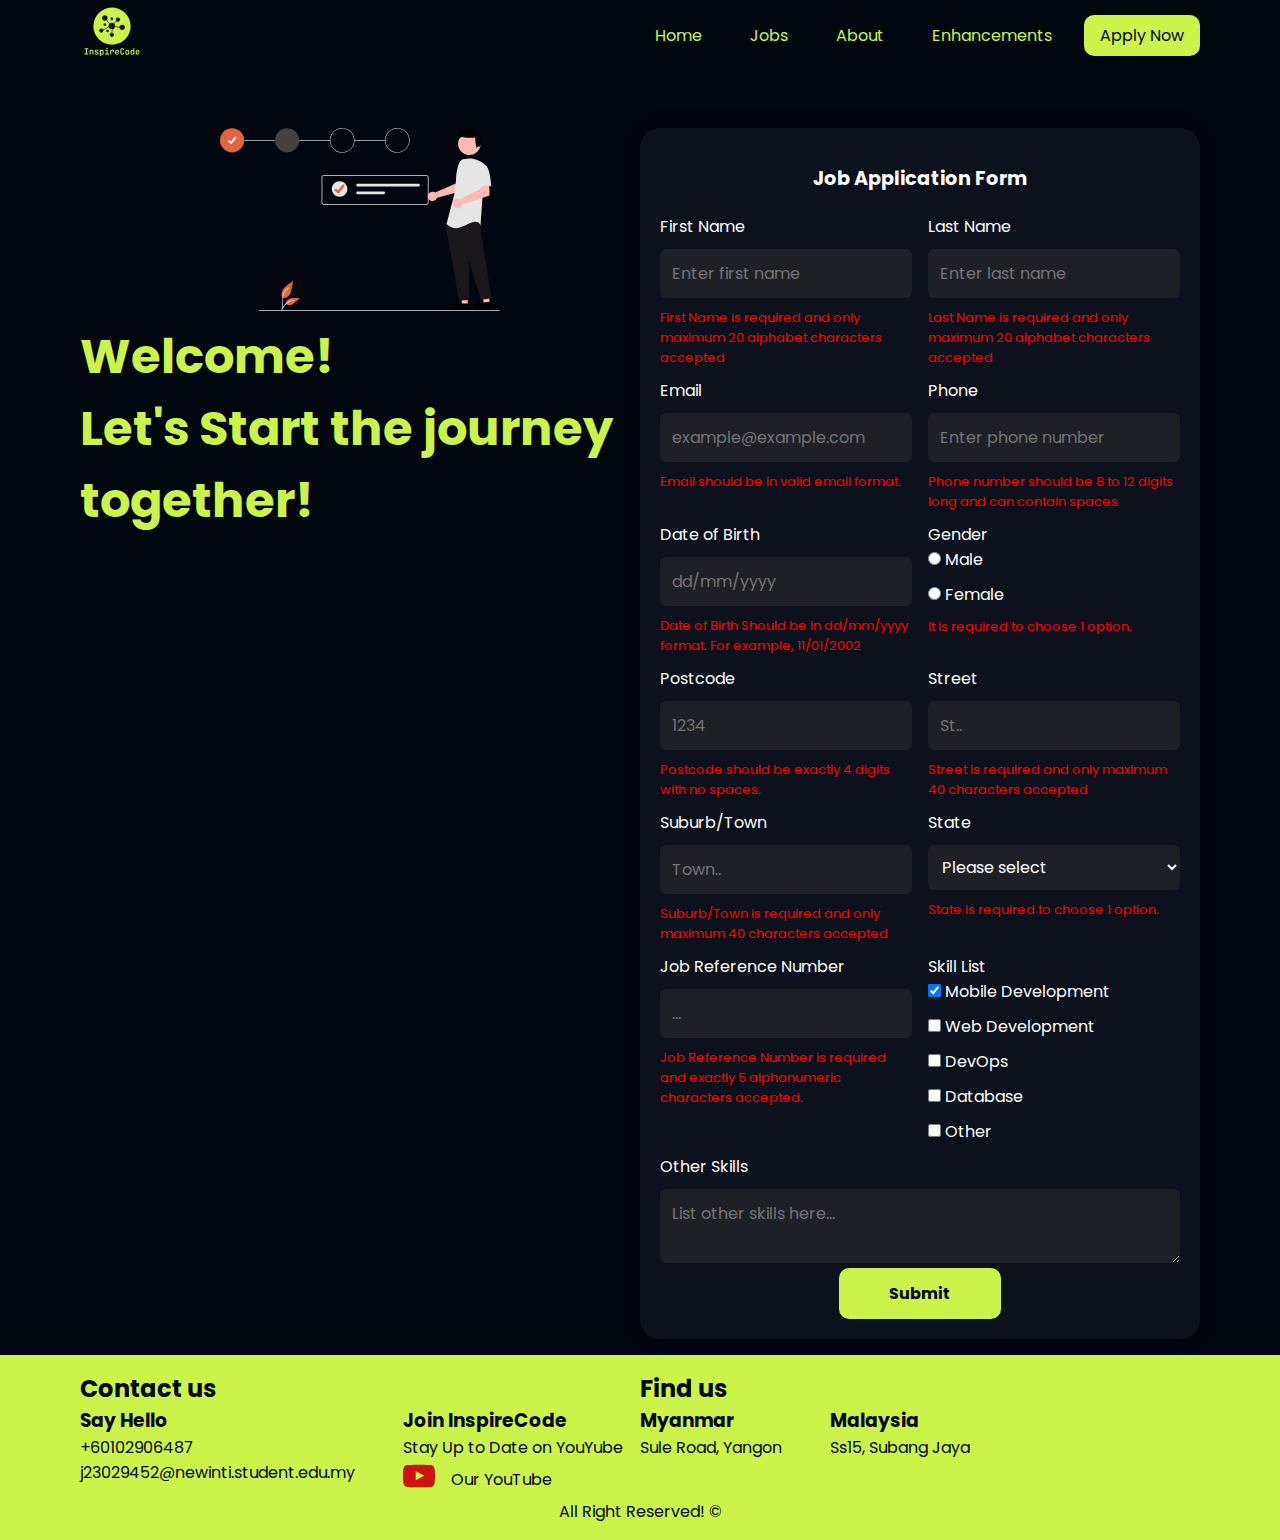
<file: apply.html>
<!DOCTYPE html>
<html lang="en">
  <head>
    <meta charset="UTF-8" />
    <meta name="viewport" content="width=device-width, initial-scale=1.0" />
    <title>Apply</title>
    <link rel="icon" href="./images/logo.svg" />
    <link rel="stylesheet" href="./styles/style.css" />
  </head>

  <body>
    <header>
      <nav>
        <a href="index.html"
          ><img class="logo" src="./images/logo.svg" alt="Logo Icon"
        /></a>
        <ul class="menu">
          <li><a href="./index.html">Home</a></li>
          <li><a href="./jobs.html">Jobs</a></li>
          <li><a href="./about.html">About</a></li>
          <li><a href="./enhancements.html">Enhancements</a></li>
          <li><a class="active" href="./apply.html">Apply Now</a></li>
        </ul>
        <input
          type="checkbox"
          name="toggle-menu-controller"
          id="toggle-menu-controller"
          aria-hidden="true"
        />
        <label
          id="mobile-menu-close-trigger"
          for="toggle-menu-controller"
          aria-label="Close menu"
        ></label>
        <button class="mobile-menu-btn" aria-label="Open mobile menu">
          <label for="toggle-menu-controller">
            <img src="./images/menu-icon.svg" alt="Menu Icon" />
          </label>
        </button>
        <ul class="mobile-menu" aria-hidden="true">
          <li>
            <label for="toggle-menu-controller" aria-label="Close menu">
              <img src="./images/menu-close.svg" alt="Close Menu Icon" />
            </label>
          </li>
          <li><a href="./index.html">Home</a></li>
          <li><a href="./jobs.html">Jobs</a></li>
          <li><a href="./about.html">About</a></li>
          <li><a href="./enhancements.html">Enhancements</a></li>
          <li><a class="active" href="./apply.html">Apply Now</a></li>
        </ul>
      </nav>
    </header>

    <main role="main" id="apply" class="apply">
      <section class="register-photo" aria-labelledby="welcome-message">
        <img src="./images/welcome.svg" alt="Welcome illustration" />
        <h1 id="welcome-message">
          Welcome!<br />Let's Start the journey together!
        </h1>
      </section>

      <section class="form-container">
        <form
          action="https://mercury.swin.edu.au/it000000/formtest.php"
          method="post"
          aria-labelledby="application-form-title"
        >
          <h2 id="application-form-title">Job Application Form</h2>

          <section class="input-group">
            <label for="First_Name">First Name</label>
            <input
              type="text"
              name="First_Name"
              id="First_Name"
              placeholder="Enter first name"
              pattern="[a-zA-Z ]{1,20}"
              required
            />
            <p class="error-message">
              First Name is required and only maximum 20 alphabet characters
              accepted
            </p>
          </section>

          <section class="input-group">
            <label for="Last_Name">Last Name</label>
            <input
              type="text"
              name="Last_Name"
              id="Last_Name"
              placeholder="Enter last name"
              pattern="[a-zA-Z ]{1,20}"
              required
            />
            <p class="error-message">
              Last Name is required and only maximum 20 alphabet characters
              accepted
            </p>
          </section>

          <section class="input-group">
            <label for="Email">Email</label>
            <input
              type="email"
              name="Email"
              id="Email"
              placeholder="example@example.com"
              required
            />
            <p class="error-message">Email should be in valid email format.</p>
          </section>

          <section class="input-group">
            <label for="Phone">Phone</label>
            <input
              type="text"
              name="Phone"
              id="Phone"
              placeholder="Enter phone number"
              pattern="[0-9 ]{8,12}"
              required
            />
            <p class="error-message">
              Phone number should be 8 to 12 digits long and can contain spaces
            </p>
          </section>

          <section class="input-group">
            <label for="Date_Of_Birth">Date of Birth</label>
            <input
              type="text"
              name="Date_Of_Birth"
              id="Date_Of_Birth"
              pattern="(0?[1-9]|[12][0-9]|3[01])/(0?[1-9]|1[0-2])/([0-9]{4})"
              placeholder="dd/mm/yyyy"
              required
            />
            <p class="error-message">
              Date of Birth Should be in dd/mm/yyyy format. For example,
              11/01/2002
            </p>
          </section>

          <fieldset
            class="input-group"
            aria-labelledby="gender-legend"
            id="gender"
          >
            <legend id="gender-legend">Gender</legend>
            <label for="male">
              <input
                type="radio"
                name="Gender"
                id="male"
                value="Male"
                required
              />
              Male
            </label>
            <label for="female">
              <input
                type="radio"
                name="gender"
                id="female"
                value="Female"
                required
              />
              Female
            </label>
            <p class="error-message">It is required to choose 1 option.</p>
          </fieldset>

          <section class="input-group">
            <label for="Postcode">Postcode</label>
            <input
              type="text"
              name="Postcode"
              id="Postcode"
              pattern="[0-9]{4}"
              placeholder="1234"
              required
            />
            <p class="error-message">
              Postcode should be exactly 4 digits with no spaces.
            </p>
          </section>

          <section class="input-group">
            <label for="Street">Street</label>
            <input
              type="text"
              name="Street"
              id="Street"
              placeholder="St.."
              is
              required
              and
              pattern=".{1,40}"
              required
            />
            <p class="error-message">
              Street is required and only maximum 40 characters accepted
            </p>
          </section>

          <section class="input-group">
            <label for="Town">Suburb/Town</label>
            <input
              type="text"
              name="Town"
              id="Town"
              placeholder="Town.."
              pattern=".{1,40}"
              required
            />
            <p class="error-message">
              Suburb/Town is required and only maximum 40 characters accepted
            </p>
          </section>

          <section class="input-group">
            <label for="State">State</label>
            <select name="State" id="State" required>
              <option value="" disabled selected>Please select</option>
              <option value="VIC">VIC</option>
              <option value="NSW">NSW</option>
              <option value="QLD">QLD</option>
              <option value="NT">NT</option>
              <option value="WA">WA</option>
              <option value="SA">SA</option>
              <option value="TAS">TAS</option>
              <option value="ACT">ACT</option>
            </select>
            <p class="error-message">State is required to choose 1 option.</p>
          </section>

          <section class="input-group">
            <label for="Job-Reference-Number">Job Reference Number</label>
            <input
              type="text"
              name="Job-Reference-Number"
              id="Job-Reference-Number"
              placeholder="..."
              pattern="[0-9a-zA-Z]{5}"
              required
            />
            <p class="error-message">
              Job Reference Number is required and exactly 5 alphanumeric
              characters accepted.
            </p>
          </section>

          <fieldset
            class="input-group"
            aria-labelledby="skills-legend"
            id="skill-list"
          >
            <legend id="skills-legend">Skill List</legend>
            <label for="mobile-development">
              <input
                checked
                id="mobile-development"
                type="checkbox"
                name="Skill-List[]"
                value="Mobile Development"
                required
              />
              Mobile Development
            </label>
            <label for="web-development">
              <input
                id="web-development"
                type="checkbox"
                name="Skill-List[]"
                value="Web Development"
              />
              Web Development
            </label>
            <label for="devop">
              <input
                id="devop"
                type="checkbox"
                name="Skill-List[]"
                value="DevOps"
              />
              DevOps
            </label>
            <label for="database">
              <input
                id="database"
                type="checkbox"
                name="Skill-List[]"
                value="Database"
              />
              Database
            </label>
            <label for="Other-Skills">
              <input
                type="checkbox"
                name="Skill-List[]"
                value="Other-Skills"
                id="Other-Skills"
              />
              Other
            </label>
            <p class="error-message">
              Skill List is required to choose 1 or more options.
            </p>
          </fieldset>

          <section class="input-group" id="Other-Skills-Textarea">
            <label for="Other-Skills-Input">Other Skills</label>
            <textarea
              name="Other-Skills"
              id="Other-Skills-Input"
              placeholder="List other skills here..."
            ></textarea>
          </section>

          <button type="submit" aria-label="Submit job application">
            Submit
          </button>
        </form>
      </section>
    </main>

    <footer role="contentinfo" class="main-footer">
      <section>
        <h2>Contact us</h2>
        <section class="contacts">
          <section>
            <h3>Say Hello</h3>
            <p><a href="tel:+60102906487">+60102906487</a></p>
            <p>
              <a href="mailto:j23039452@newinti.student.edu.my" target="_blank">
                j23029452@newinti.student.edu.my
              </a>
            </p>
          </section>
          <section>
            <h3>Join InspireCode</h3>
            <p>Stay Up to Date on YouYube</p>
            <p class="youtube">
              <a
                href="https://www.youtube.com/watch?v=JHhXm2GSDTo"
                target="_blank"
              >
                <img src="./images/youtube.svg" alt="youtube icon"
              /></a>
              Our YouTube
            </p>
          </section>
        </section>
      </section>
      <section>
        <h2>Find us</h2>
        <section class="find-uss">
          <section>
            <h3>Myanmar</h3>
            <p>Sule Road, Yangon</p>
          </section>
          <section>
            <h3>Malaysia</h3>
            <p>Ss15, Subang Jaya</p>
          </section>
        </section>
      </section>
      <section class="copy-right">
        <p>All Right Reserved! &copy;</p>
      </section>
    </footer>
  </body>
</html>
</file>
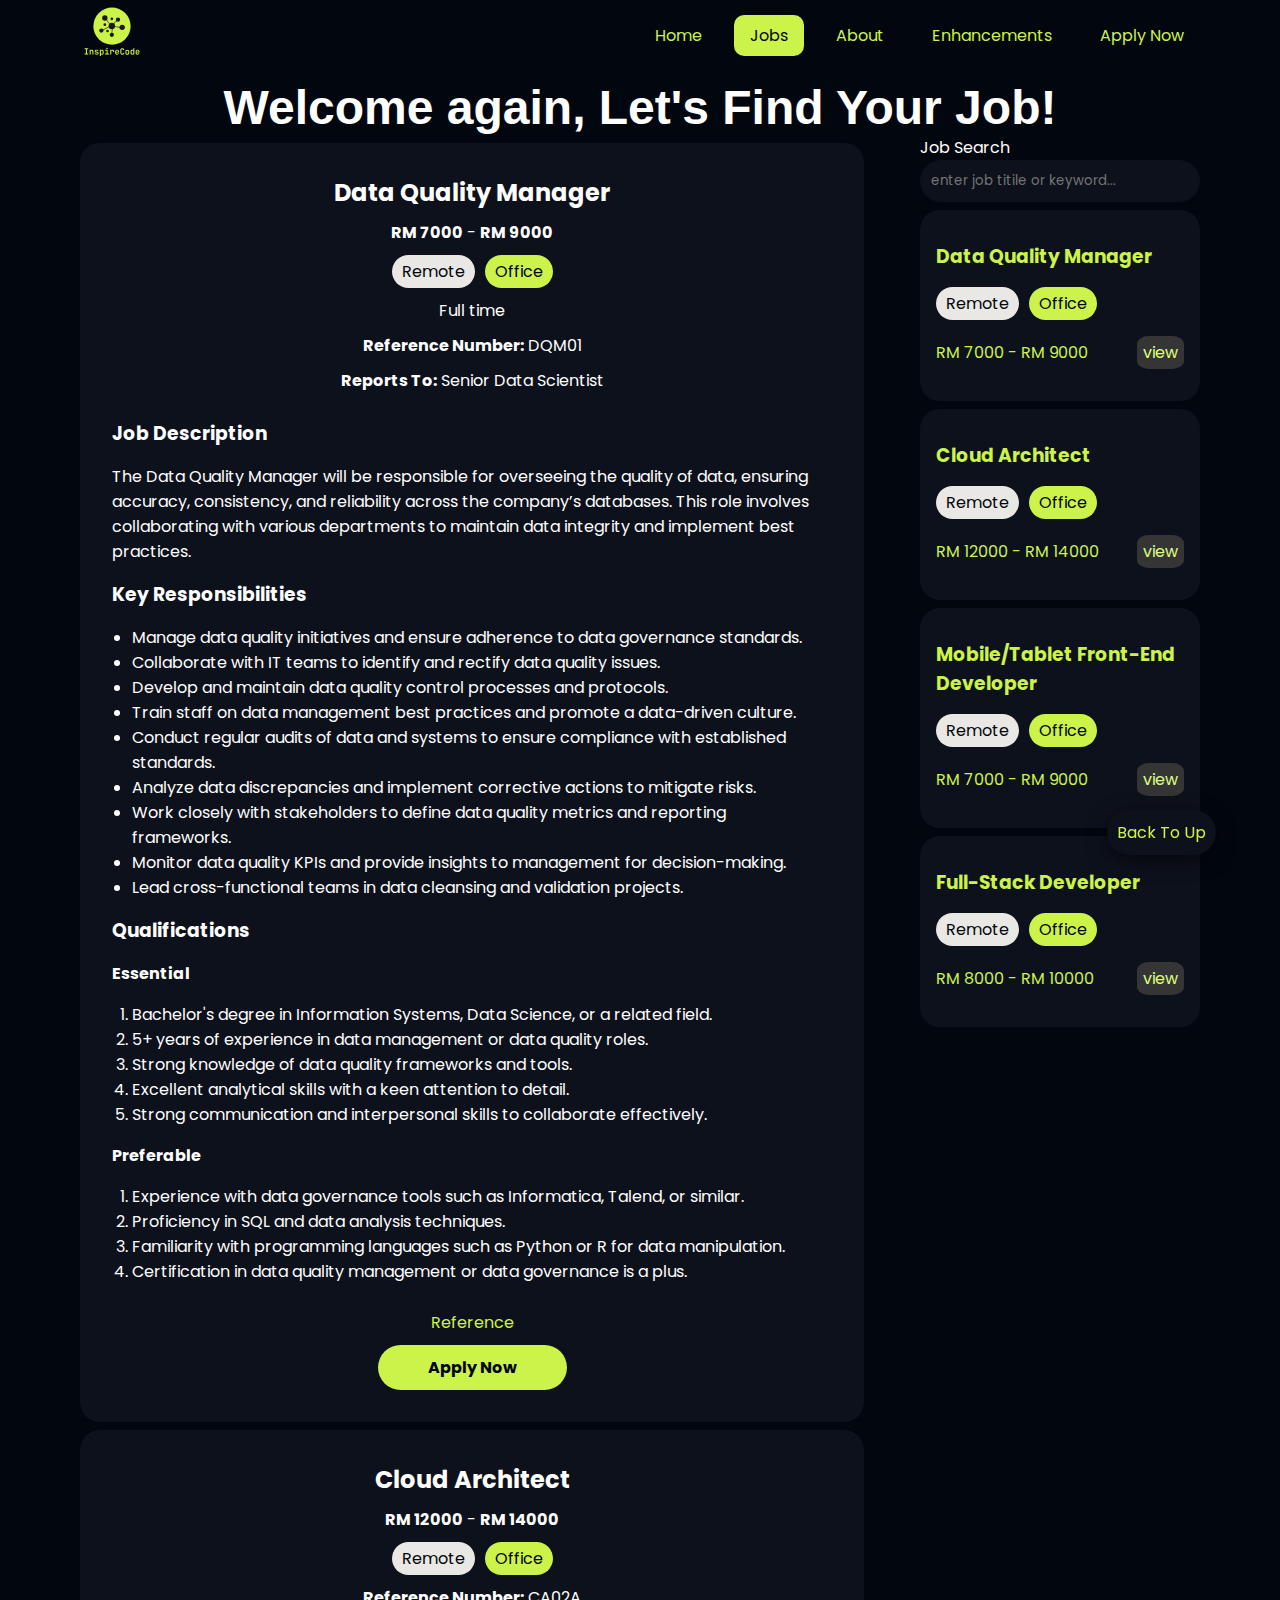
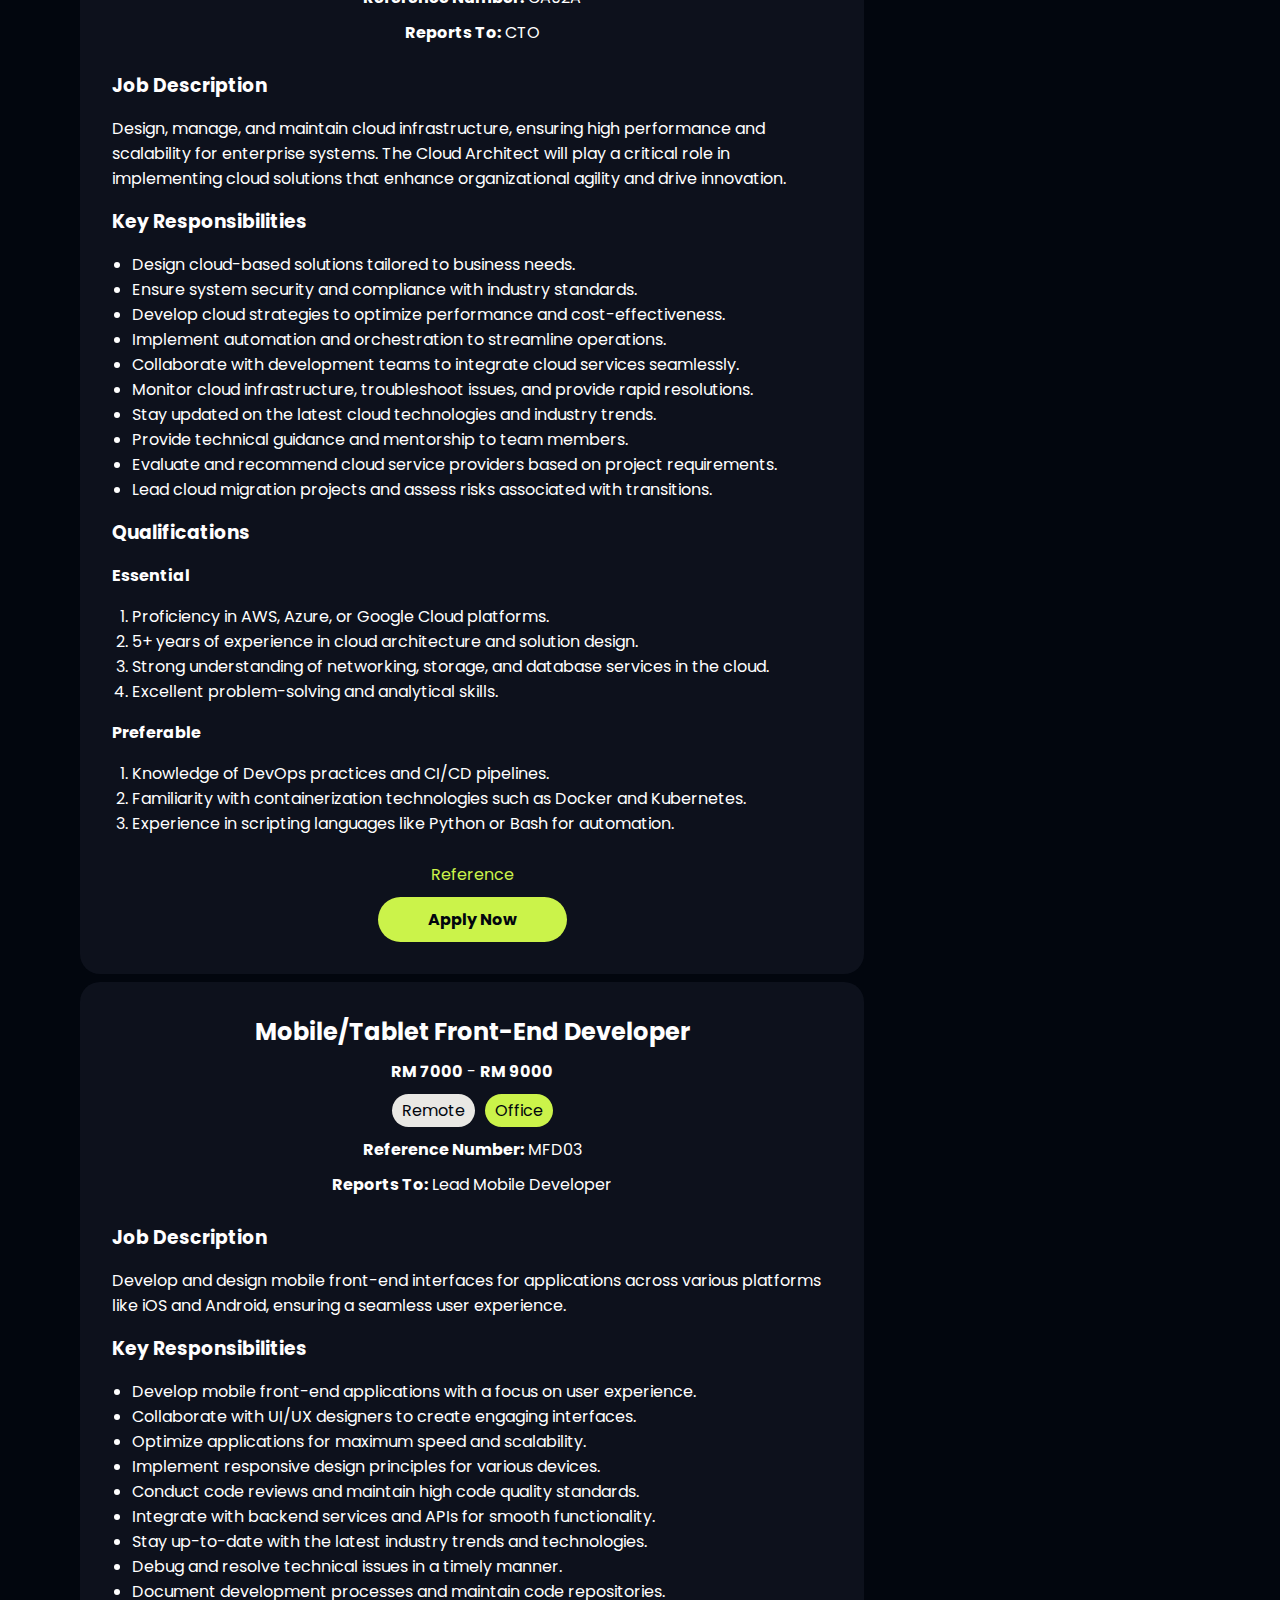
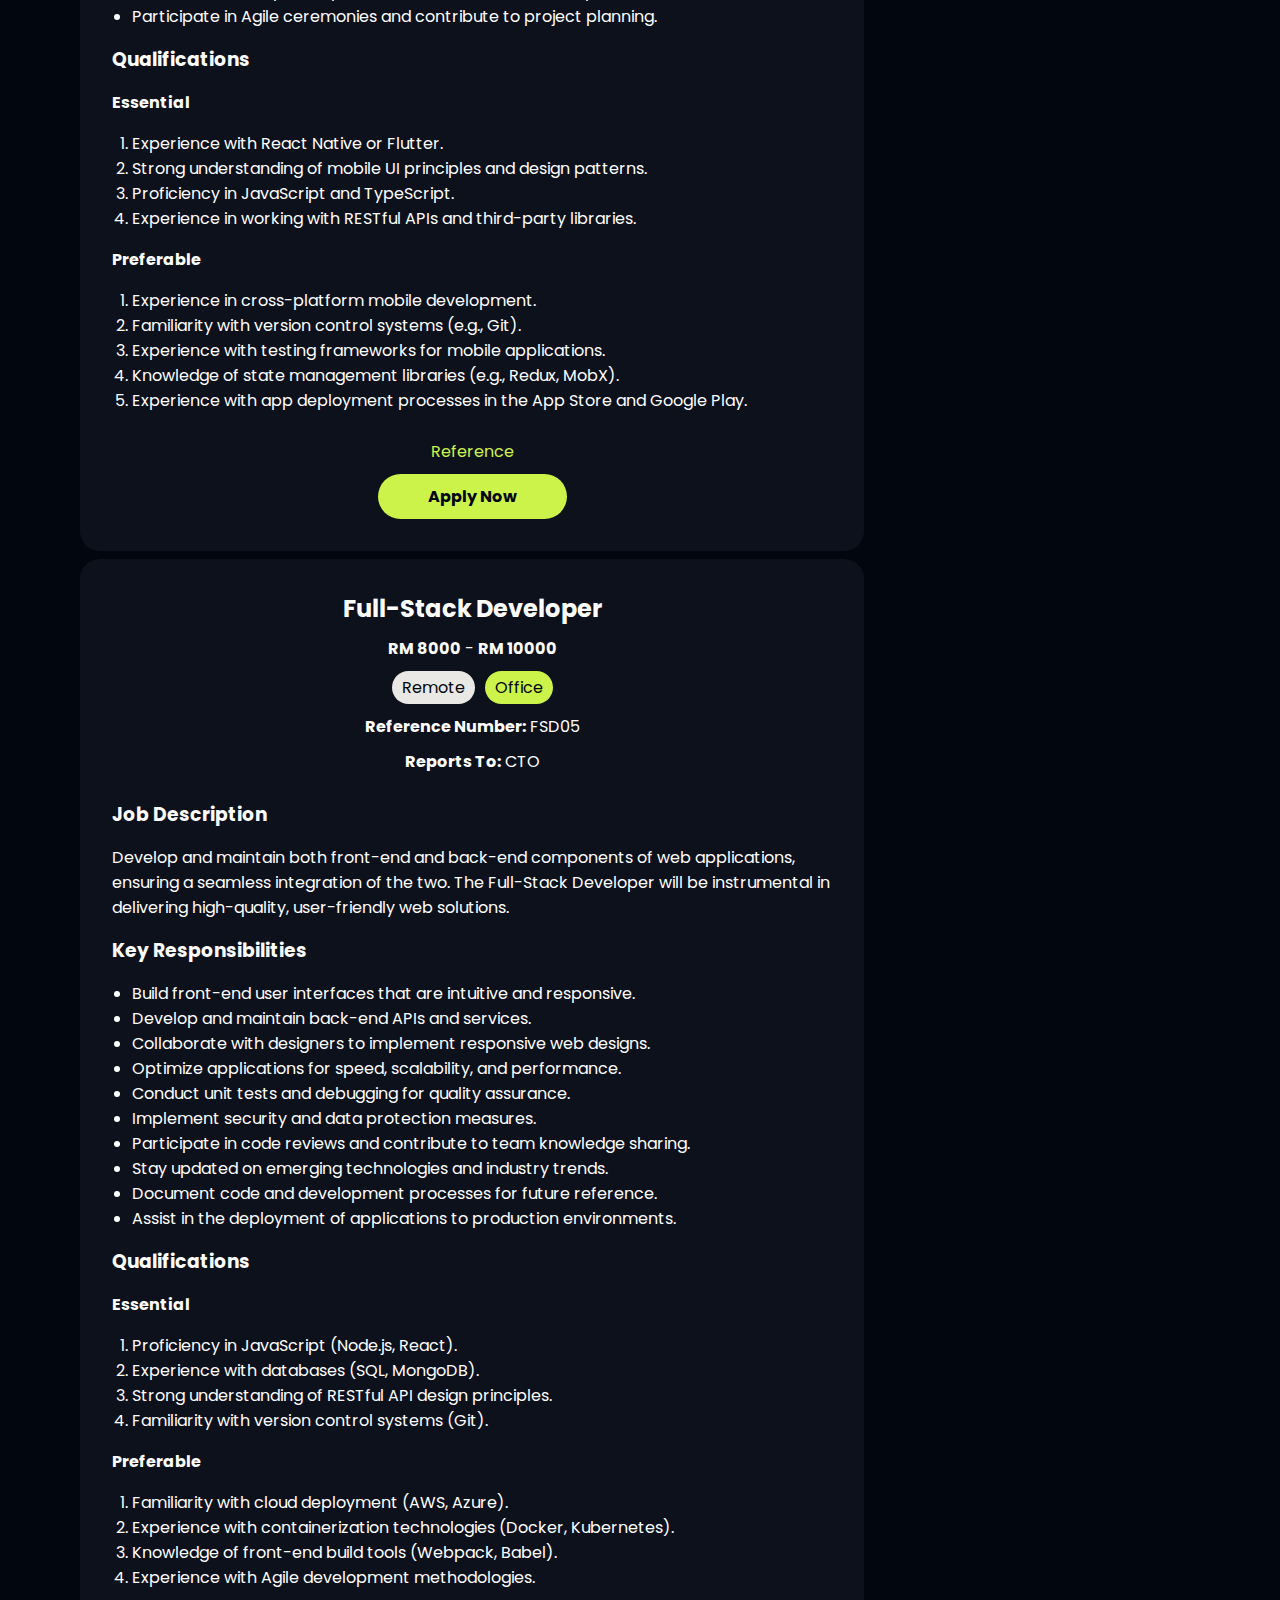
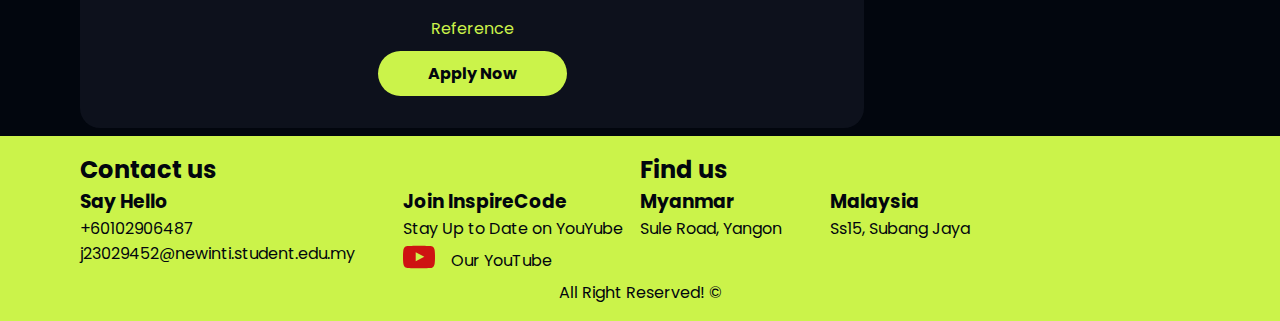
<file: jobs.html>
<!DOCTYPE html>
<html lang="en">
  <head>
    <meta charset="UTF-8" />
    <meta name="viewport" content="width=device-width, initial-scale=1.0" />
    <title>Jobs</title>
    <link rel="stylesheet" href="./styles/style.css" />
    <link rel="icon" href="./images/logo.svg" />
  </head>

  <body>
    <header>
      <nav>
        <a href="index.html"
          ><img class="logo" src="./images/logo.svg" alt="Logo Icon"
        /></a>
        <ul class="menu">
          <li><a href="./index.html">Home</a></li>
          <li><a class="active" href="./jobs.html">Jobs</a></li>
          <li><a href="./about.html">About</a></li>
          <li><a href="./enhancements.html">Enhancements</a></li>
          <li><a href="./apply.html">Apply Now</a></li>
        </ul>
        <input
          type="checkbox"
          name="toggle-menu-controller"
          id="toggle-menu-controller"
          aria-hidden="true"
        />
        <label
          id="mobile-menu-close-trigger"
          for="toggle-menu-controller"
          aria-label="Close menu"
        ></label>
        <button class="mobile-menu-btn" aria-label="Open mobile menu">
          <label for="toggle-menu-controller">
            <img src="./images/menu-icon.svg" alt="Menu Icon" />
          </label>
        </button>
        <ul class="mobile-menu" aria-hidden="true">
          <li>
            <label for="toggle-menu-controller" aria-label="Close menu">
              <img src="./images/menu-close.svg" alt="Close Menu Icon" />
            </label>
          </li>
          <li><a href="./index.html">Home</a></li>
          <li><a class="active" href="./jobs.html">Jobs</a></li>
          <li><a href="./about.html">About</a></li>
          <li><a href="./enhancements.html">Enhancements</a></li>
          <li><a href="./apply.html">Apply Now</a></li>
        </ul>
      </nav>
    </header>

    <main class="jobs">
      <h1>Welcome again, Let's Find Your Job!</h1>

      <section class="job-detail-list">
        <section class="job-detail" id="data-quality-manager">
          <h2>Data Quality Manager</h2>
          <p><strong>RM 7000</strong> - <strong>RM 9000</strong></p>
          <section class="location">
            <p class="remote">Remote</p>
            <p class="office">Office</p>
          </section>
          <section class="job-type">
            <p>Full time</p>
          </section>
          <p><strong>Reference Number:</strong> DQM01</p>
          <p><strong>Reports To:</strong> Senior Data Scientist</p>

          <section class="job-description">
            <h3>Job Description</h3>
            <p>
              The Data Quality Manager will be responsible for overseeing the
              quality of data, ensuring accuracy, consistency, and reliability
              across the company’s databases. This role involves collaborating
              with various departments to maintain data integrity and implement
              best practices.
            </p>

            <h3>Key Responsibilities</h3>
            <ul>
              <li>
                Manage data quality initiatives and ensure adherence to data
                governance standards.
              </li>
              <li>
                Collaborate with IT teams to identify and rectify data quality
                issues.
              </li>
              <li>
                Develop and maintain data quality control processes and
                protocols.
              </li>
              <li>
                Train staff on data management best practices and promote a
                data-driven culture.
              </li>
              <li>
                Conduct regular audits of data and systems to ensure compliance
                with established standards.
              </li>
              <li>
                Analyze data discrepancies and implement corrective actions to
                mitigate risks.
              </li>
              <li>
                Work closely with stakeholders to define data quality metrics
                and reporting frameworks.
              </li>
              <li>
                Monitor data quality KPIs and provide insights to management for
                decision-making.
              </li>
              <li>
                Lead cross-functional teams in data cleansing and validation
                projects.
              </li>
            </ul>

            <h3>Qualifications</h3>
            <h4>Essential</h4>
            <ol>
              <li>
                Bachelor's degree in Information Systems, Data Science, or a
                related field.
              </li>
              <li>
                5+ years of experience in data management or data quality roles.
              </li>
              <li>Strong knowledge of data quality frameworks and tools.</li>
              <li>
                Excellent analytical skills with a keen attention to detail.
              </li>
              <li>
                Strong communication and interpersonal skills to collaborate
                effectively.
              </li>
            </ol>

            <h4>Preferable</h4>
            <ol>
              <li>
                Experience with data governance tools such as Informatica,
                Talend, or similar.
              </li>
              <li>Proficiency in SQL and data analysis techniques.</li>
              <li>
                Familiarity with programming languages such as Python or R for
                data manipulation.
              </li>
              <li>
                Certification in data quality management or data governance is a
                plus.
              </li>
            </ol>
          </section>
          <a
            class="reference"
            href="https://www.jobstreet.com.my/data-analyst-jobs?jobId=78987181&type=standout"
            >Reference</a
          >
          <a href="./apply.html"><button>Apply Now</button></a>
        </section>

        <section class="job-detail" id="cloud-architect">
          <h2>Cloud Architect</h2>
          <p><strong>RM 12000</strong> - <strong>RM 14000</strong></p>
          <section class="location">
            <p class="remote">Remote</p>
            <p class="office">Office</p>
          </section>
          <p><strong>Reference Number:</strong> CA02A</p>
          <p><strong>Reports To:</strong> CTO</p>

          <section class="job-description">
            <h3>Job Description</h3>
            <p>
              Design, manage, and maintain cloud infrastructure, ensuring high
              performance and scalability for enterprise systems. The Cloud
              Architect will play a critical role in implementing cloud
              solutions that enhance organizational agility and drive
              innovation.
            </p>

            <h3>Key Responsibilities</h3>
            <ul>
              <li>Design cloud-based solutions tailored to business needs.</li>
              <li>
                Ensure system security and compliance with industry standards.
              </li>
              <li>
                Develop cloud strategies to optimize performance and
                cost-effectiveness.
              </li>
              <li>
                Implement automation and orchestration to streamline operations.
              </li>
              <li>
                Collaborate with development teams to integrate cloud services
                seamlessly.
              </li>
              <li>
                Monitor cloud infrastructure, troubleshoot issues, and provide
                rapid resolutions.
              </li>
              <li>
                Stay updated on the latest cloud technologies and industry
                trends.
              </li>
              <li>
                Provide technical guidance and mentorship to team members.
              </li>
              <li>
                Evaluate and recommend cloud service providers based on project
                requirements.
              </li>
              <li>
                Lead cloud migration projects and assess risks associated with
                transitions.
              </li>
            </ul>

            <h3>Qualifications</h3>
            <h4>Essential</h4>
            <ol>
              <li>Proficiency in AWS, Azure, or Google Cloud platforms.</li>
              <li>
                5+ years of experience in cloud architecture and solution
                design.
              </li>
              <li>
                Strong understanding of networking, storage, and database
                services in the cloud.
              </li>
              <li>Excellent problem-solving and analytical skills.</li>
            </ol>

            <h4>Preferable</h4>
            <ol>
              <li>Knowledge of DevOps practices and CI/CD pipelines.</li>
              <li>
                Familiarity with containerization technologies such as Docker
                and Kubernetes.
              </li>
              <li>
                Experience in scripting languages like Python or Bash for
                automation.
              </li>
            </ol>
          </section>

          <a
            class="reference"
            href="https://www.jobstreet.com.my/cloud-architect-jobs?jobId=78747653&type=standout"
            >Reference</a
          >
          <a href="./apply.html"><button>Apply Now</button></a>
        </section>

        <section class="job-detail" id="mobile-front-end-developer">
          <h2>Mobile/Tablet Front-End Developer</h2>
          <p><strong>RM 7000</strong> - <strong>RM 9000</strong></p>
          <section class="location">
            <p class="remote">Remote</p>
            <p class="office">Office</p>
          </section>
          <p><strong>Reference Number:</strong> MFD03</p>
          <p><strong>Reports To:</strong> Lead Mobile Developer</p>

          <section class="job-description">
            <h3>Job Description</h3>
            <p>
              Develop and design mobile front-end interfaces for applications
              across various platforms like iOS and Android, ensuring a seamless
              user experience.
            </p>

            <h3>Key Responsibilities</h3>
            <ul>
              <li>
                Develop mobile front-end applications with a focus on user
                experience.
              </li>
              <li>
                Collaborate with UI/UX designers to create engaging interfaces.
              </li>
              <li>Optimize applications for maximum speed and scalability.</li>
              <li>
                Implement responsive design principles for various devices.
              </li>
              <li>
                Conduct code reviews and maintain high code quality standards.
              </li>
              <li>
                Integrate with backend services and APIs for smooth
                functionality.
              </li>
              <li>
                Stay up-to-date with the latest industry trends and
                technologies.
              </li>
              <li>Debug and resolve technical issues in a timely manner.</li>
              <li>
                Document development processes and maintain code repositories.
              </li>
              <li>
                Participate in Agile ceremonies and contribute to project
                planning.
              </li>
            </ul>

            <h3>Qualifications</h3>
            <h4>Essential</h4>
            <ol>
              <li>Experience with React Native or Flutter.</li>
              <li>
                Strong understanding of mobile UI principles and design
                patterns.
              </li>
              <li>Proficiency in JavaScript and TypeScript.</li>
              <li>
                Experience in working with RESTful APIs and third-party
                libraries.
              </li>
            </ol>

            <h4>Preferable</h4>
            <ol>
              <li>Experience in cross-platform mobile development.</li>
              <li>Familiarity with version control systems (e.g., Git).</li>
              <li>
                Experience with testing frameworks for mobile applications.
              </li>
              <li>
                Knowledge of state management libraries (e.g., Redux, MobX).
              </li>
              <li>
                Experience with app deployment processes in the App Store and
                Google Play.
              </li>
            </ol>
          </section>

          <a
            class="reference"
            href="https://www.jobstreet.com.my/mobile-front-end-developer-jobs?jobId=78428091&type=standout"
            >Reference</a
          >
          <a href="./apply.html"><button>Apply Now</button></a>
        </section>

        <section class="job-detail" id="full-stack-developer">
          <h2>Full-Stack Developer</h2>
          <p><strong>RM 8000</strong> - <strong>RM 10000</strong></p>
          <section class="location">
            <p class="remote">Remote</p>
            <p class="office">Office</p>
          </section>
          <p><strong>Reference Number:</strong> FSD05</p>
          <p><strong>Reports To:</strong> CTO</p>

          <section class="job-description">
            <h3>Job Description</h3>
            <p>
              Develop and maintain both front-end and back-end components of web
              applications, ensuring a seamless integration of the two. The
              Full-Stack Developer will be instrumental in delivering
              high-quality, user-friendly web solutions.
            </p>

            <h3>Key Responsibilities</h3>
            <ul>
              <li>
                Build front-end user interfaces that are intuitive and
                responsive.
              </li>
              <li>Develop and maintain back-end APIs and services.</li>
              <li>
                Collaborate with designers to implement responsive web designs.
              </li>
              <li>
                Optimize applications for speed, scalability, and performance.
              </li>
              <li>Conduct unit tests and debugging for quality assurance.</li>
              <li>Implement security and data protection measures.</li>
              <li>
                Participate in code reviews and contribute to team knowledge
                sharing.
              </li>
              <li>
                Stay updated on emerging technologies and industry trends.
              </li>
              <li>
                Document code and development processes for future reference.
              </li>
              <li>
                Assist in the deployment of applications to production
                environments.
              </li>
            </ul>

            <h3>Qualifications</h3>
            <h4>Essential</h4>
            <ol>
              <li>Proficiency in JavaScript (Node.js, React).</li>
              <li>Experience with databases (SQL, MongoDB).</li>
              <li>Strong understanding of RESTful API design principles.</li>
              <li>Familiarity with version control systems (Git).</li>
            </ol>

            <h4>Preferable</h4>
            <ol>
              <li>Familiarity with cloud deployment (AWS, Azure).</li>
              <li>
                Experience with containerization technologies (Docker,
                Kubernetes).
              </li>
              <li>Knowledge of front-end build tools (Webpack, Babel).</li>
              <li>Experience with Agile development methodologies.</li>
            </ol>
          </section>

          <a
            class="reference"
            href="https://www.jobstreet.com.my/full-stack-developer-jobs?jobId=78914621&type=standout"
            >Reference</a
          >
          <a href="./apply.html"><button>Apply Now</button></a>
        </section>
      </section>
      <aside class="job-list">
        <section class="job-search">
          <label for="search">
            Job Search
            <input
              type="search"
              name="search"
              id="search"
              placeholder="enter job titile or keyword..."
            />
          </label>
        </section>
        <section class="position-card">
          <h3>Data Quality Manager</h3>
          <section class="location">
            <p class="remote">Remote</p>
            <p class="office">Office</p>
          </section>
          <section class="salary">
            <p>RM 7000 - RM 9000</p>
            <a href="#data-quality-manager">view</a>
          </section>
        </section>

        <section class="position-card">
          <h3>Cloud Architect</h3>
          <section class="location">
            <p class="remote">Remote</p>
            <p class="office">Office</p>
          </section>
          <section class="salary">
            <p>RM 12000 - RM 14000</p>
            <a href="#cloud-architect">view</a>
          </section>
        </section>

        <section class="position-card">
          <h3>Mobile/Tablet Front-End Developer</h3>
          <section class="location">
            <p class="remote">Remote</p>
            <p class="office">Office</p>
          </section>
          <section class="salary">
            <p>RM 7000 - RM 9000</p>
            <a href="#mobile-front-end-developer">view</a>
          </section>
        </section>

        <section class="position-card">
          <h3>Full-Stack Developer</h3>
          <section class="location">
            <p class="remote">Remote</p>
            <p class="office">Office</p>
          </section>
          <section class="salary">
            <p>RM 8000 - RM 10000</p>
            <a href="#full-stack-developer">view</a>
          </section>
        </section>
      </aside>
    </main>
    <a href="#" class="back-to-start-btn"> Back To Up </a>
    <footer role="contentinfo" class="main-footer">
      <section>
        <h2>Contact us</h2>
        <section class="contacts">
          <section>
            <h3>Say Hello</h3>
            <p><a href="tel:+60102906487">+60102906487</a></p>
            <p>
              <a href="mailto:j23039452@newinti.student.edu.my" target="_blank">
                j23029452@newinti.student.edu.my
              </a>
            </p>
          </section>
          <section>
            <h3>Join InspireCode</h3>
            <p>Stay Up to Date on YouYube</p>
            <p class="youtube">
              <a
                href="https://www.youtube.com/watch?v=JHhXm2GSDTo"
                target="_blank"
              >
                <img src="./images/youtube.svg" alt="youtube icon"
              /></a>
              Our YouTube
            </p>
          </section>
        </section>
      </section>
      <section>
        <h2>Find us</h2>
        <section class="find-uss">
          <section>
            <h3>Myanmar</h3>
            <p>Sule Road, Yangon</p>
          </section>
          <section>
            <h3>Malaysia</h3>
            <p>Ss15, Subang Jaya</p>
          </section>
        </section>
      </section>
      <section class="copy-right">
        <p>All Right Reserved! &copy;</p>
      </section>
    </footer>
  </body>
</html>
</file>
<file: styles/style.css>
/* 
Authors: [Aung Moe Thu,Swan Yee Htoo, Khant Aung Naing]
Group-name: Group-1
/*

/* using google font */
@import url("https://fonts.googleapis.com/css2?family=Poppins:ital,wght@0,100;0,200;0,300;0,400;0,500;0,600;0,700;0,800;0,900;1,100;1,200;1,300;1,400;1,500;1,600;1,700;1,800;1,900&display=swap");

:root {
  --secondarycolor: #cbf34a; /* Secondary color */
  --primarycolor: #02060e; /* Primary color */
  --thirdcolor: #0d111c; /* Background color */
  --fourthcolor: #1e2026; /* Additional color */
  --fifthcolor: #e9e8e4; /* Text color */
  --big-screen-padding-axis: 1rem 5rem; /* Padding for tablet and large screens */
}

/* Global Styles */
html {
  scroll-behavior: smooth;
}

* {
  font-family: "Poppins", "Roboto Mono", "JetBrains Mono", sans-serif;
  margin: 0;
  padding: 0;
  box-sizing: border-box; /* Include padding/border in total size */
}

/* hide the underline for all a tag*/
a {
  text-decoration: none;
}

body {
  color: #fff;
  background-color: var(--primarycolor);
  animation: page-transition 1s ease; /* Page transition animation */
  font-size: 1rem;
}

/* Page transition animation */
@keyframes page-transition {
  from {
    clip-path: inset(0 100% 0 0); /* Start from right */
  }
  to {
    clip-path: inset(0 0 0 0); /* End fully visible */
  }
}

/*index page*/
.logo {
  width: 4rem;
}
.index {
  width: 100%;
  display: flex;
  flex-direction: column;
  align-items: center;
  padding-bottom: 30px;
  gap: 2rem;
  min-height: 90dvh;
  color: var(--secondarycolor);
  font-size: 1rem;
}

ul.menu {
  list-style-type: none;
  padding: 0;
  margin: 0;
  display: flex;
  gap: 1rem;
}

ul.menu a,
ul.mobile-menu a {
  width: 100%;
  position: relative;
  display: inline-block;
  text-decoration: none;
  color: var(--secondarycolor);
  padding: 0.5rem 1rem;
  border-radius: 10px;
  transition: all 0.3s ease-in;
}

ul.menu li a:hover,
ul.mobile-menu li a:hover,
ul.menu li a.active,
ul.mobile-menu li a.active {
  background-color: var(--secondarycolor);
  color: var(--primarycolor);
}

header {
  position: sticky; /* Keep header at the top when scrolling */
  top: 0;
  z-index: 1000;
  height: 4rem;
}
nav {
  width: 100%;
  display: flex;
  align-items: center;
  justify-content: space-between;
  padding: 0rem 5rem;
  background-color: var(--primarycolor);
}

.mobile-menu-btn {
  display: none;
  padding: 0.8rem;
  border-radius: 0.8rem;
  border: 3px solid var(--secondarycolor);
  background-color: transparent;
}
.mobile-menu-btn img {
  width: 1.5rem;
}
@keyframes mobile-menu-animation {
  from {
    right: -100%;
  }
  to {
    right: 0;
  }
}

/* Mobile Menu Styles */
.mobile-menu {
  display: none; /* Hidden by default */
  flex-direction: column;
  position: fixed;
  background-color: var(--thirdcolor);
  right: -100%;
  top: 0;
  width: 70dvw;
  height: 100vh;
  list-style-type: none;
  box-shadow: 0px 0px 24px 0px rgba(0, 0, 0, 0.1); /* Shadow effect */
  padding: 2rem;
  z-index: 30;
  gap: 1rem;
  animation: mobile-menu-animation 0.5s ease-in forwards;
}

/* Checkbox for mobile menu toggle */
#toggle-menu-controller {
  display: none;
}

/* Show mobile menu when checkbox is checked */
#toggle-menu-controller:checked ~ .mobile-menu {
  display: flex;
}

/* Overlay for closing the mobile menu */
#toggle-menu-controller:checked ~ #mobile-menu-close-trigger {
  display: block;
  width: 100vw;
  height: 100dvh;
  position: fixed;
  background-color: black;
  opacity: 0.8;
  z-index: 10;
  right: 0;
  left: 0;
  top: 0;
  bottom: 0;
}

/* Close trigger overlay styling */
#mobile-menu-close-trigger {
  display: none;
}

/* First child image in mobile menu which is the close icon */
.mobile-menu li:first-child img {
  width: 1.5rem;
  align-self: self-end;
}

/* Hero first section styling */
.hero-first {
  display: flex;
  flex-direction: row;
  align-items: center;
  justify-content: center;
  gap: 2rem;
  padding: var(--big-screen-padding-axis);
}

/* Hero second section styling with background image */
.hero-second {
  background: url("./images/background-1.jpg"); /*background image*/
  background-position: center;
  background-size: cover;
  background-repeat: no-repeat;
  height: calc(100dvh - 4rem);
  width: 100%;
  padding: var(--big-screen-padding-axis);
  padding-top: 5rem;
  display: flex;
  flex-direction: column;
  justify-content: center;
  align-items: center;
  gap: 2rem;
}

/* Keyframes for fade-up animation */
@keyframes fadeUpIn {
  from {
    opacity: 0; /* Start invisible */
    transform: translateY(-100%); /* Start above */
  }
  to {
    opacity: 1; /* End fully visible */
    transform: translateY(1); /* Move to original position */
  }
}

.hero-second h1 {
  opacity: 0;
  font-size: 3em;
  text-align: center;
  text-shadow: 4px 4px 6px rgba(2, 6, 14, 1);
  animation: fadeUpIn 0.75s ease-in forwards; /* Fade-up animation  */
}

.hero-second button,
.hero-title button {
  background-color: var(--secondarycolor);
  padding: 0.5rem 1rem;
  border: none;
  border-radius: 10px;
  box-shadow: 0px 0px 24px 0px rgba(0, 0, 0, 0.1);
  margin-top: 1rem;
}
.hero-second button a,
.hero-title button a {
  color: var(--primarycolor);
}

.hero-first h1 {
  font-size: 3em;
  white-space: nowrap;
  overflow: hidden;
  animation: hero-title-start 0.7s ease forwards,
    hero-title 6s ease-in infinite 2s;
  margin-bottom: 3rem;
}

@keyframes hero-img-popup {
  from {
    opacity: 0; /* Start fully transparent */
    transform: translateY(200px); /* Start 200px below its original position */
  }
  to {
    opacity: 1; /* End fully visible */
    transform: translateY(0); /* Move to its original position */
  }
}

.hero-first img {
  width: 30dvw;
  height: 30dvw;
  animation: hero-img-popup 4s infinite;
  animation-delay: 0s, 5s;
}

@keyframes hero-title-start {
  from {
    transform: translateX(
      -500px
    ); /* Start the element off-screen to the left */
  }
  to {
    transform: translateX(0); /* Move it to its original position */
  }
}

@keyframes hero-title {
  0% {
    opacity: 1; /* Start fully visible */
    width: 100%; /* Start with full width */
  }
  50% {
    width: 0; /* Shrink the width to 0 (hidden) */
  }
  75% {
    width: 0; /* Keep the width at 0 (still hidden) */
  }
  100% {
    opacity: 1; /* End fully visible */
    width: 100%; /* Return to full width */
  }
}

.service {
  padding: var(--big-screen-padding-axis);
  padding-top: 5rem;
  text-align: center;
}

.partner {
  text-align: center;
  padding: 40px 0px;
}
.partner h2 {
  margin: 2em;
}

.partner-companies img {
  width: 80px;
  margin: 1rem;
}

.main-footer {
  width: 100%; /* 100% width of the page */
  background-color: var(--secondarycolor);
  display: grid;
  grid-template-columns: repeat(2, 1fr);
  color: var(--primarycolor);
  font-size: 1rem;
  padding: var(--big-screen-padding-axis);
}

.main-footer section {
  grid-column: span 1;
}

.contacts,
.find-uss {
  display: flex;
  justify-content: start;
  align-items: start;
  gap: 3rem;
}
.contacts a {
  text-decoration: none;
  color: var(--primarycolor);
}
.main-footer section:last-child {
  grid-column: span 2;
}
.copy-right {
  text-align: center;
}

.youtube {
  display: flex;
  align-items: center;
  gap: 1rem;
}

.youtube a img {
  width: 2rem;
}

.services {
  display: grid;
  grid-template-columns: repeat(3, 1fr);
  gap: 2rem;
}

.services-card {
  background-color: var(--thirdcolor);
  grid-column: span 1;
  display: flex;
  flex-direction: column;
  align-items: center;
  text-align: center;
  gap: 1rem;
  padding: 1rem;
  border-radius: 10px;
  animation: service-card-animation 1s ease forwards;
  will-change: opacity, transform;
}

.services-card-btn {
  position: relative;
  padding: 0.5rem 1rem;
  border-radius: 10px;
  border: none;
  background-color: var(--primarycolor);
  color: var(--secondarycolor);
  cursor: pointer;
  transition: all 200ms ease-in;
  transform-origin: left;
  box-shadow: 0px 0px 24px 0px rgba(0, 0, 0, 0.1);
}

.services-card-btn:hover {
  color: var(--primarycolor);
  background-color: var(--secondarycolor);
}

@keyframes scaleFadeInContent {
  from {
    opacity: 0; /* Start with the element fully transparent */
    transform: scale(0.1); /* Start scaled down to 10% of its size */
  }
  to {
    opacity: 1; /* End with the element fully visible */
    transform: scale(1); /* End at its original size (100%) */
  }
}
.services-card p {
  font-size: 0.8rem;
}

.services-card img {
  width: 20dvw;
  height: 20dvh;
}

.team {
  display: flex;
  flex-direction: column;
  align-items: center;
  gap: 20px;
}

.team-members {
  display: flex;
  flex-wrap: wrap;
  gap: 20px;
  align-items: center;
}
.team-members-card {
  position: relative;
  border-radius: 20px;
  width: 20dvw;
  display: flex;
  flex-direction: column;
  align-items: center;
  border: 1px solid rgba(0, 0, 0, 0.1);
  cursor: pointer;
  overflow: hidden;
  animation: scaleFadeInContent 1s ease forwards;
  will-change: opacity, transform;
}
.team-members-card img {
  width: 100%;
  height: 20dvw;
  object-fit: cover;
  border-radius: 20px 20px 0px 0px;
  transition: transform 1s;
  z-index: 1;
}
.team-members-card-info {
  text-align: center;
  width: 100%;
  color: var(--secondarycolor);
  background-color: var(--thirdcolor);
  z-index: 10;
  padding: 10px 0px;
}
.team-members-card:hover {
  box-shadow: 0px 0px 24px 0px rgba(0, 0, 0, 0.1);
}

.team-members-card:hover img {
  transform: scale(1.2);
}

/* Responsive Design */
@media screen and (max-width: 768px) {
  .hero-second h1 {
    font-size: 2rem;
  }
  nav {
    padding: 1rem;
  }
  nav ul.menu,
  nav button {
    display: none;
  }
  .mobile-menu-btn {
    display: flex; /* Show mobile menu button */
  }
  .hero-first {
    flex-direction: column;
    padding: 1rem;
  }
  .hero-title h1 {
    font-size: 2rem;
    padding: 20px 0px;
  }

  .hero-first img {
    width: 80dvw;
    height: 80dvw;
  }
  .team-members {
    flex-direction: column;
    justify-content: center;
    align-items: center;
    padding: 1rem;
  }
  .service {
    padding: 1rem;
  }
  .services-card {
    grid-column: span 3;
  }
  .services-card img {
    width: 100%;
  }
  .team-members-card {
    width: 80vw;
    height: 50dvh;
    flex: 1;
  }
  .team-members-card img {
    height: 50dvh;
  }
  .main-footer {
    padding: 1.2rem;
  }
  .main-footer section {
    grid-column: span 2;
  }
  .contacts,
  .find-uss {
    flex-direction: column;
    justify-content: start;
    align-items: start;
  }
}

/* apply page */
.apply {
  display: flex;
  align-items: center;
  justify-content: center;
  padding: var(--big-screen-padding-axis);
  padding-top: 4rem;
}
.register-photo {
  height: 80dvh;
  flex: 1;
  align-self: flex-start;
  display: flex;
  flex-direction: column;
  align-items: center;
  justify-content: start;
  gap: 10px;
}
.register-photo img {
  width: 50%;
}
.register-photo h1 {
  color: var(--secondarycolor);
  font-size: 3em;
}
.form-container {
  flex: 1;
}

form {
  width: 100%;
  padding: 20px;
  display: grid;
  grid-template-columns: repeat(6, 1fr);
  column-gap: 1em;
  border-radius: 20px;
  box-shadow: 0px 0px 24px 0px rgba(0, 0, 0, 0.1);
  background-color: var(--thirdcolor);
  color: #fff;
  margin: auto;
}

form h2 {
  padding: 1rem;
  text-align: center;
  font-size: 1.2em;
  grid-column: span 6;
}

form button {
  grid-column: 3 / 5;
  padding: 0.8rem 1rem;
  border-radius: 10px;
  font-size: 1em;
  font-weight: bold;
  background-color: var(--secondarycolor);
  border: none;
  color: var(--primarycolor);
  cursor: pointer;
}

form fieldset {
  border: none;
}

.input-group {
  grid-column: span 3;
  display: flex;
  flex-direction: column;
  gap: 10px;
  margin: 5px 0px;
  font-size: 1rem;
}
#Other-Skills {
  grid-column: span 6;
}
input[type="text"],
input[type="email"],
input[type="date"],
textarea,
select {
  border: none;
  border-radius: 6px;
  padding: 12px;
  background-color: var(--fourthcolor);
  color: #fff;
  font-size: 1rem;
}

#Other-Skills-Textarea {
  grid-column: span 6;
}
.input-group select {
  padding: 10px;
}

input {
  outline: none;
}

.error-message {
  display: none;
  color: red;
  font-size: small;
}

/*showing error message if input does not follow the pattern rule */
#skill-list:invalid .error-message,
#gender:invalid .error-message,
input:invalid ~ .error-message,
select:invalid ~ .error-message {
  display: block;
}
/*if the input are correct, hide the message */
input:focus:valid ~ .error-message {
  display: none;
}

/* Responsive Design */
@media screen and (max-width: 1024px) {
  .form-container {
    flex: content;
    padding: var(--big-screen-padding-axis);
  }
  form {
    padding: 1rem;
  }
  .register-photo {
    display: none;
  }
  .input-group {
    grid-column: span 6;
  }
}

/* Responsive Design  */
@media screen and (max-width: 768px) {
  .apply {
    padding: 1rem;
  }
  .form-container {
    flex: content;
    padding: 0;
  }
  form {
    width: 100%;
  }

  .input-group {
    grid-column: span 6;
  }
}

/*job page */
.jobs {
  padding: var(--big-screen-padding-axis);
}

.job-list {
  width: 25%; /* 25% of the total Width of the page */
  float: right;
}

.jobs h1 {
  text-align: center;
  font: bold 3rem "Arial", sans-serif;
}
.job-detail-list {
  float: left;
  width: 70%;
}

.reference {
  color: var(--secondarycolor);
}

/* Styles for job position cards */
.position-card {
  padding: 1em;
  background-color: var(--thirdcolor);
  border-radius: 20px;
  color: var(--secondarycolor);
  margin: 8px 0px;
}

.location {
  display: flex;
  gap: 10px;
}
.location p {
  padding: 4px 10px;
  border-radius: 20px;
}
.location p.office {
  background-color: var(--secondarycolor);
  color: var(--primarycolor);
}
.location p.remote {
  background-color: var(--fifthcolor);
  color: var(--primarycolor);
}
.salary {
  display: flex;
  justify-content: space-between;
  align-items: center;
}

.salary a {
  text-decoration: none;
  background-color: #353535;
  color: #deff7d;
  padding: 4px 6px;
  border-radius: 25%;
}

/* Margin for all children of position cards */
.position-card > * {
  margin: 1rem 0rem;
}

.position-card:hover {
  background-color: var(--primarycolor);
}

/* Job detail section styles */
.job-detail {
  padding: 2rem;
  background-color: var(--thirdcolor);
  border-radius: 20px;
  color: #fff;
  margin: 8px 0px;
  display: flex;
  flex-direction: column;
  align-items: center;
  gap: 10px;
}

.job-description {
  width: 100%;
}

.job-description > * {
  margin: 1rem 0rem;
}

.job-description ul,
ol {
  margin: 0;
  padding: 0px 20px;
}

.job-detail button {
  background-color: var(--secondarycolor);
  padding: 10px 50px;
  color: var(--primarycolor);
  border: none;
  border-radius: 25px;
  font-size: 1em;
  font-weight: bold;
}

/* Job search input styles */
.job-search input {
  width: 100%;
  background-color: var(--thirdcolor);
  border-radius: 25px;
  padding: 10px;
  border: 0.3px solid var(--thirdcolor);
  color: var(--fifthcolor);
}

/* Back to start button styles */
.back-to-start-btn {
  position: fixed; /* Fixed positioning */
  right: 5%;
  top: 90%;
  z-index: 1000; /* High z-index for visibility to stay on top of other elements*/
  text-decoration: none;
  padding: 10px;
  background-color: var(--thirdcolor);
  color: var(--secondarycolor);
  border-radius: 25px;
  box-shadow: -1px 5px 24px -5px rgba(0, 0, 0, 0.93);
}
/* Responsive Design */
@media screen and (max-width: 1024px) {
  .jobs {
    padding: 1rem;
    padding-top: 5rem;
  }
  .jobs h1 {
    font-size: 1.6rem;
  }

  .job-list {
    display: none;
  }
  .job-detail-list {
    width: 100%;
  }
}

/* about us page */
.about-us {
  display: grid; /* Use grid layout */
  grid-template-columns: repeat(12, 1fr); /* Create 12 equal columns */
  justify-items: center;
  background-color: var(--primarycolor);
  padding: var(--big-screen-padding-axis);
  color: var(--fifthcolor);
  margin: 0;
  row-gap: 50px; /* Space between rows */
}

.group-info,
.members,
.hometowns {
  grid-column: span 12; /* Span full width of grid */
}

.group-info .group-info-title {
  padding: 20px;
  margin: 0px 30px;
}
.group-info h1 {
  color: var(--fifthcolor);
  font-size: 3rem;
  margin-bottom: 10px;
}
.group-info .group-info-title h1 strong {
  color: var(--secondarycolor);
  font-size: 3rem;
}

.group-demographic {
  padding: 10px 5vw;
  min-height: 45dvh;
}

.group-definition {
  width: 35dvw;
  float: left;
}
.group-definition dl {
  width: 100%;
  display: inline-block;
  margin: 20px 0;
}

.group-definition dt {
  width: 150px;
  float: left;
  clear: both;
  font-weight: bold;
}
.group-demographic dd a {
  color: var(--secondarycolor);
  text-decoration: none;
}

.group-photo-figure {
  background-color: var(--fifthcolor);
  color: var(--primarycolor);
  width: 30dvw;
  float: right;
  box-shadow: 0px 0px 24px 0px rgba(0, 0, 0, 0.1);
  border-radius: 10px;
  text-align: center;
  font-weight: bold;
  animation-delay: 1s;
  animation: popup 1s ease-in;
}
/* Popup animation */
@keyframes popup {
  from {
    opacity: 0; /* Start invisible */
    transform: translateY(80%); /* Start below */
  }
  to {
    opacity: 1; /* End visible */
    transform: translateY(0); /* End in place */
  }
}
.group-photo-img {
  border-radius: 10px 10px 0px 0px;
  border: 1px solid var(--primarycolor);
  width: 100%;
  aspect-ratio: 16/9;
  object-fit: cover;
}

.group-table {
  text-align: center;
  width: 90dvw;
  gap: 20px;
  overflow-x: auto; /* Horizontal scrolling if needed */
  background-color: var(--thirdcolor);
  border-radius: 20px;
  box-sizing: border-box;
  box-shadow: 0px 0px 24px 0px rgba(0, 0, 0, 0.1);
}

.group-table table {
  margin: auto;
  width: 100%;
  box-sizing: border-box;
  border-collapse: collapse;
}

.group-table h2 {
  padding: 2rem;
}

.group-table table th,
td {
  color: #fff;
  padding: 20px;
  text-align: left;
  white-space: nowrap;
  font-size: 0.8em;
}

.group-table table tr:nth-child(even) {
  background-color: var(--fourthcolor);
}

.group-table table td p {
  padding: 4px;
  margin-top: 2px;
  border-radius: 10px;
  text-align: center;
}
.group-table table td p.computer-system {
  background-color: #ff9e69;
  color: var(--primarycolor);
}
.group-table table td p.programming {
  background-color: var(--secondarycolor);
  color: var(--primarycolor);
}
.group-table table td p.networking {
  background-color: #7f97ef;
  color: var(--primarycolor);
}
.group-table table td p.math {
  background-color: lime;
  color: var(--primarycolor);
}
.group-table table td p.computing-inqury {
  background-color: #fdd250;
  color: var(--primarycolor);
}
.group-table th {
  font-weight: bold;
  color: #fff;
  background-color: var(--fourthcolor);
}

.hometowns {
  text-align: center;
}

.hometown-card-list {
  text-align: center;
  display: grid;
  grid-template-columns: repeat(6, 1fr);
  gap: 20px;
  padding: var(--big-screen-padding-axis);
}

.hometown-card {
  grid-column: span 2;
  position: relative;
  aspect-ratio: 5/7;
  border-radius: 20px;
  overflow: hidden;
  border: 2px solid rgba(0, 0, 0, 0.1);
  box-shadow: 0px 0px 24px 0px rgba(0, 0, 0, 0.1);
}
.hometown-card img {
  width: 100%;
  height: 100%;
  object-fit: cover;
  transition: transform 1s ease;
  z-index: -1;
}

.hometown-content {
  position: absolute;
  top: 0;
  left: 0;
  right: 0;
  bottom: 0;
  visibility: hidden;
  display: flex;
  flex-direction: column;
  align-items: center;
  justify-content: center;
  color: var(--secondarycolor);
  text-shadow: 4px 4px 6px var(--primarycolor);
  font-weight: bolder;
  z-index: 10;
}
.hometown-card:hover img {
  opacity: 0.9;
  transform: scale(1.2);
}

.hometown-card:hover .hometown-content {
  visibility: visible;
}

.members {
  margin-top: 3rem;
  padding: 0px 20px;
}
.members h2 {
  text-align: center;
}

.member-card {
  display: flex;
  gap: 20px;
  margin: 50px 0px;
  border-radius: 20px;
  padding: 30px 20px;
  border: 1px solid rgba(0, 0, 0, 0.1);
  background-color: var(--thirdcolor);
  color: #fff;
}
.member-card:hover {
  box-shadow: 0px 0px 24px 0px rgba(0, 0, 0, 0.1);
}

.member-body {
  flex: 2;
}

.member-hobby img {
  width: 50px;
  height: 50px;
}

.member-hobby ul,
.member-learning ul {
  margin: 10px 0px;
  display: flex;
  flex-direction: row;
  list-style-type: none;
  flex-wrap: wrap;
  gap: 10px;
}

.member-hobby ul li,
.member-learning ul li {
  width: 6rem;
  display: flex;
  flex-direction: column;
  justify-content: center;
  align-items: center;
  gap: 5px;
  background-color: var(--fourthcolor);
  padding: 10px;
  border-radius: 5px;
  box-shadow: 0px 0px 24px 0px rgba(0, 0, 0, 0.1);
}
.member-learning ul li p {
  font-size: smaller;
  text-align: center;
}

.member-card .member-card-header {
  flex: 1;
  display: flex;
  flex-direction: column;
  gap: 2rem;
}
.member-photo {
  display: flex;
  align-items: center;
  justify-content: center;
  gap: 20px;
}
.member-photo img {
  width: 200px;
  height: 200px;
  object-fit: cover;
  border-radius: 50%;
}

.member-contact ul {
  list-style-type: none;
}
.member-contact ul li {
  font-size: smaller;
  white-space: nowrap;
}

.member-social-media ul {
  margin-top: 10px;
  list-style-type: none;
  display: flex;
  gap: 20px;
}
.member-social-media ul li img {
  width: 40px;
}

.member-favourite-movies {
  margin: 10px 0px;
}
.member-favourite-movies img {
  margin-right: 10px;
  width: 120px;
  aspect-ratio: 4/6;
  border-radius: 15px;
  box-shadow: 0px 0px 24px 0px rgba(0, 0, 0, 0.1);
}
.member-learning img {
  width: 50px;
  object-fit: cover;
  object-position: center;
}

.group-table,
.hometown-card,
.member-card {
  animation: scaleFadeInContent 1s ease-in forwards;
}

/* Responsive Design */
@media screen and (max-width: 768px) {
  .about-us {
    padding: 1rem;
  }
  .group-definition,
  .group-photo-figure {
    width: 80dvw;
    float: none;
    margin: auto;
  }
  .group-table {
    margin: auto;
  }
  .hometown-card-list {
    padding: 1rem;
  }
  .member-card {
    flex-direction: column;
  }
  .hometown-card {
    grid-column: span 6;
  }
}

/*enhancement page */
.enhancement {
  padding: var(--big-screen-padding-axis);
}
.enhancement-card {
  background-color: var(--thirdcolor);
  padding: 2rem;
  border: 1px solid rgba(63, 15, 93, 0.75);
  border-radius: 20px;
  margin-bottom: 4rem;
  display: grid;
  grid-template-columns: repeat(2, 1fr);
  gap: 3rem;
}

.enhancement-card video {
  box-shadow: -1px -6px 74px -3px rgba(63, 15, 93, 0.75);
}
.enhancement video,
.enhancement img,
.description {
  width: 100%; /* Full width relative to their parent for videos and images */
  grid-column: span 1;
}

.enhancement-card article video {
  width: 50%;
  box-shadow: -1px -6px 74px -3px rgba(63, 15, 93, 0.75);
}
.enhancement h2 {
  color: var(--secondarycolor);
  font-size: 1.2rem;
  margin-bottom: 1rem;
}

.code-description img {
  width: 40dvw;
}

.enhancement-card article a {
  color: var(--secondarycolor);
}

.enhancement-card article p {
  line-height: 2;
  margin-bottom: 1rem;
}
.enhancement-card details article {
  padding: 2rem;
  display: flex;
  justify-content: center;
  gap: 1rem;
}

.code {
  display: flex;
  flex-direction: column;
}

.code img {
  width: 100%;
  box-shadow: -1px -6px 74px -3px rgba(63, 15, 93, 0.75);
}

/* responsive design */
@media screen and (max-width: 1024px) {
  .enhancement {
    padding: 1rem;
    padding-top: 4rem;
  }
  .enhancement-card video,
  .enhancement-card article {
    grid-column: span 2;
  }
}
</file>
